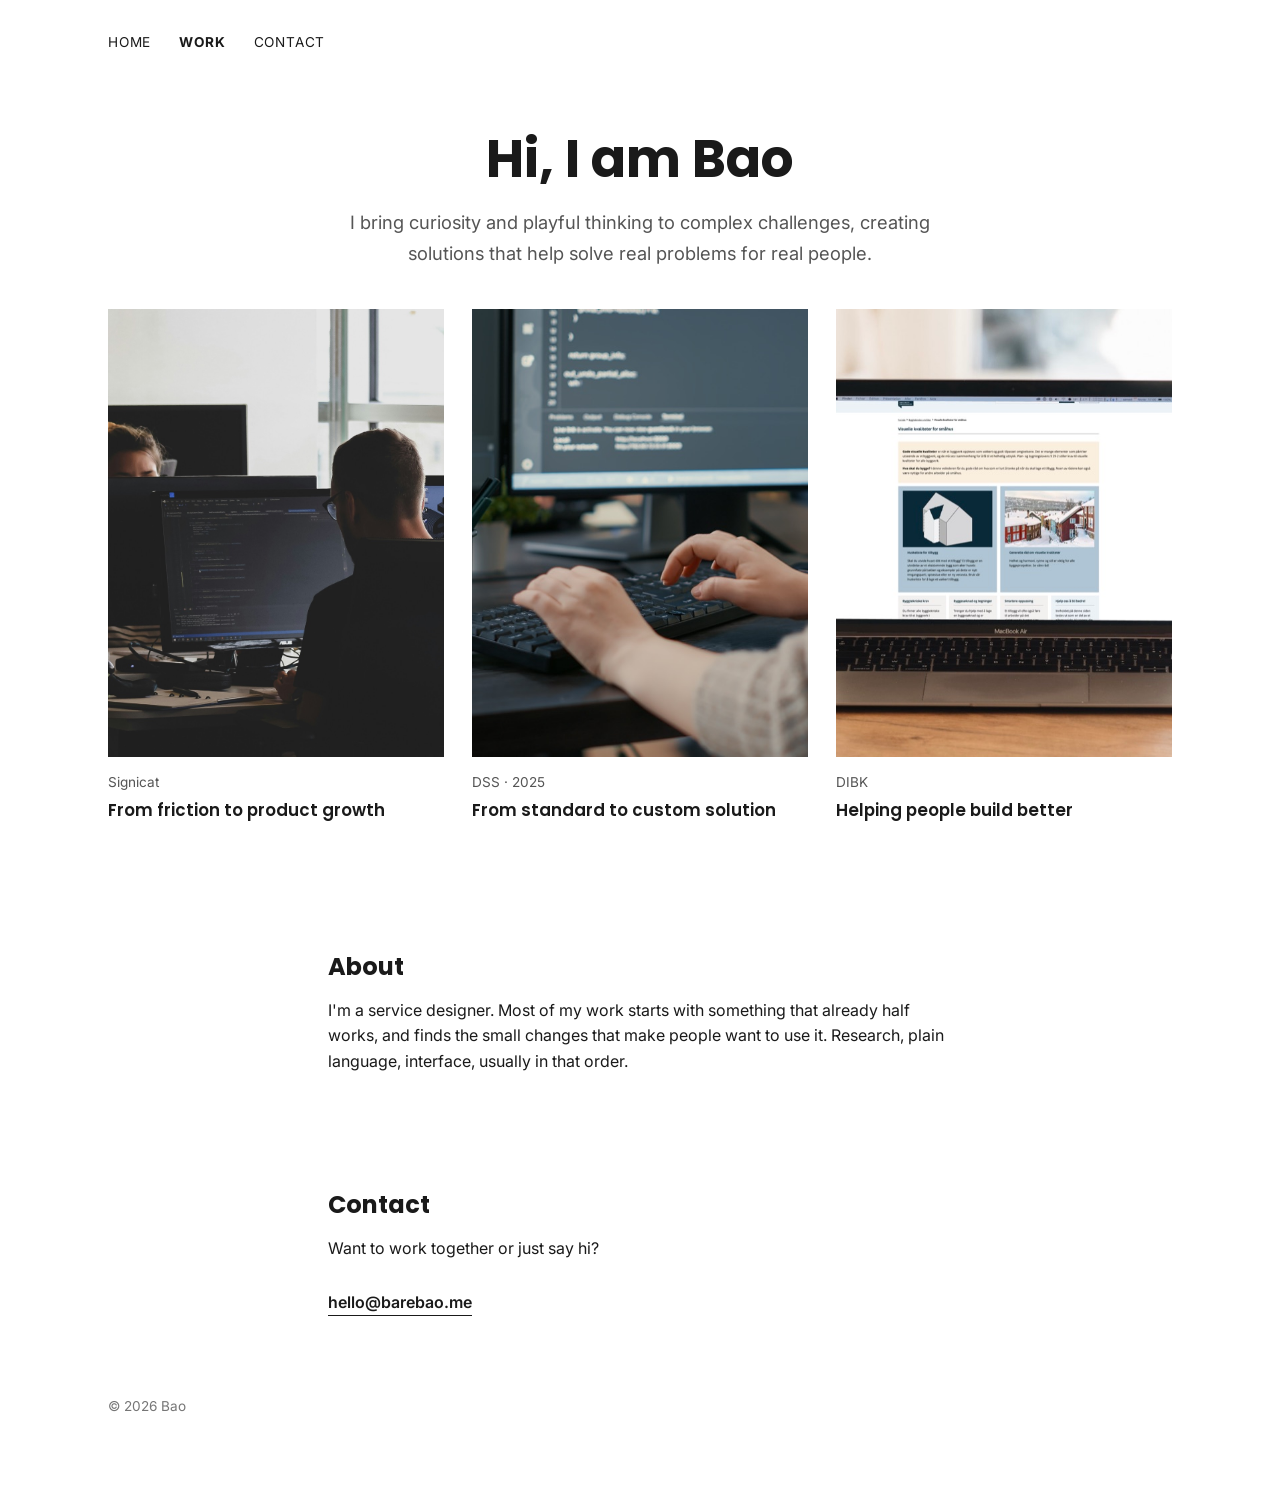
<file: index.html>
<!DOCTYPE html>
<html lang="en">
<head>
  <meta charset="UTF-8">
  <meta name="viewport" content="width=device-width, initial-scale=1.0">
  <title>Bao — Service designer</title>
  <meta name="description" content="Bao brings curiosity and playful thinking to complex challenges, creating solutions that help solve real problems for real people.">
  <link rel="stylesheet" href="style.css">
</head>
<body id="top">
  <a class="skip-link" href="#main">Skip to main content</a>

  <nav class="site-nav" aria-label="Primary">
    <a href="#top">Home</a>
    <a href="#work" class="nav-primary">Work</a>
    <a href="#contact">Contact</a>
  </nav>

  <main id="main">
    <section class="hero">
      <h1>Hi, I am Bao</h1>
      <p class="subcaption">I bring curiosity and playful thinking to complex challenges, creating solutions that help solve real problems for real people.</p>
    </section>

    <section id="work" class="work-grid" aria-label="Case studies">
      <a class="case-card" href="work/signicat/index.html" aria-label="View case study: From friction to product growth, Signicat">
        <img class="case-image" src="work/signicat/Signicat-card.jpg" alt="Developer working at a desk with code on a monitor in a bright office" width="900" height="1260">
        <div class="case-meta">
          <span class="case-client">Signicat</span>
          <span class="case-title">From friction to product growth</span>
        </div>
      </a>

      <a class="case-card" href="work/dss/index.html" aria-label="View case study: From standard to custom solution, DSS, 2025">
        <img class="case-image" src="work/dss/DSS-1200.jpg" alt="Close-up of a person typing on a keyboard with code on the monitor behind" width="1200" height="675" style="object-position:30% center;">
        <div class="case-meta">
          <span class="case-client">DSS · 2025</span>
          <span class="case-title">From standard to custom solution</span>
        </div>
      </a>

      <a class="case-card" href="work/dibk/index.html" aria-label="View case study: Helping people build better, DIBK">
        <img class="case-image" src="work/dibk/DIBK-1200.jpg" alt="Laptop on a wooden table showing the DIBK guide on visual qualities for small houses" width="1200" height="672" style="object-position:50% center;">
        <div class="case-meta">
          <span class="case-client">DIBK</span>
          <span class="case-title">Helping people build better</span>
        </div>
      </a>
    </section>

    <section class="section" aria-labelledby="about-heading">
      <h2 id="about-heading">About</h2>
      <p>I'm a service designer. Most of my work starts with something that already half works, and finds the small changes that make people want to use it. Research, plain language, interface, usually in that order.</p>
    </section>

    <section id="contact" class="section" aria-labelledby="contact-heading">
      <h2 id="contact-heading">Contact</h2>
      <p>Want to work together or just say hi?</p>
      <a class="contact-link" href="mailto:hello@barebao.me">hello@barebao.me</a>
    </section>
  </main>

  <footer class="site-footer">
    <p>© 2026 Bao</p>
  </footer>
</body>
</html>
</file>
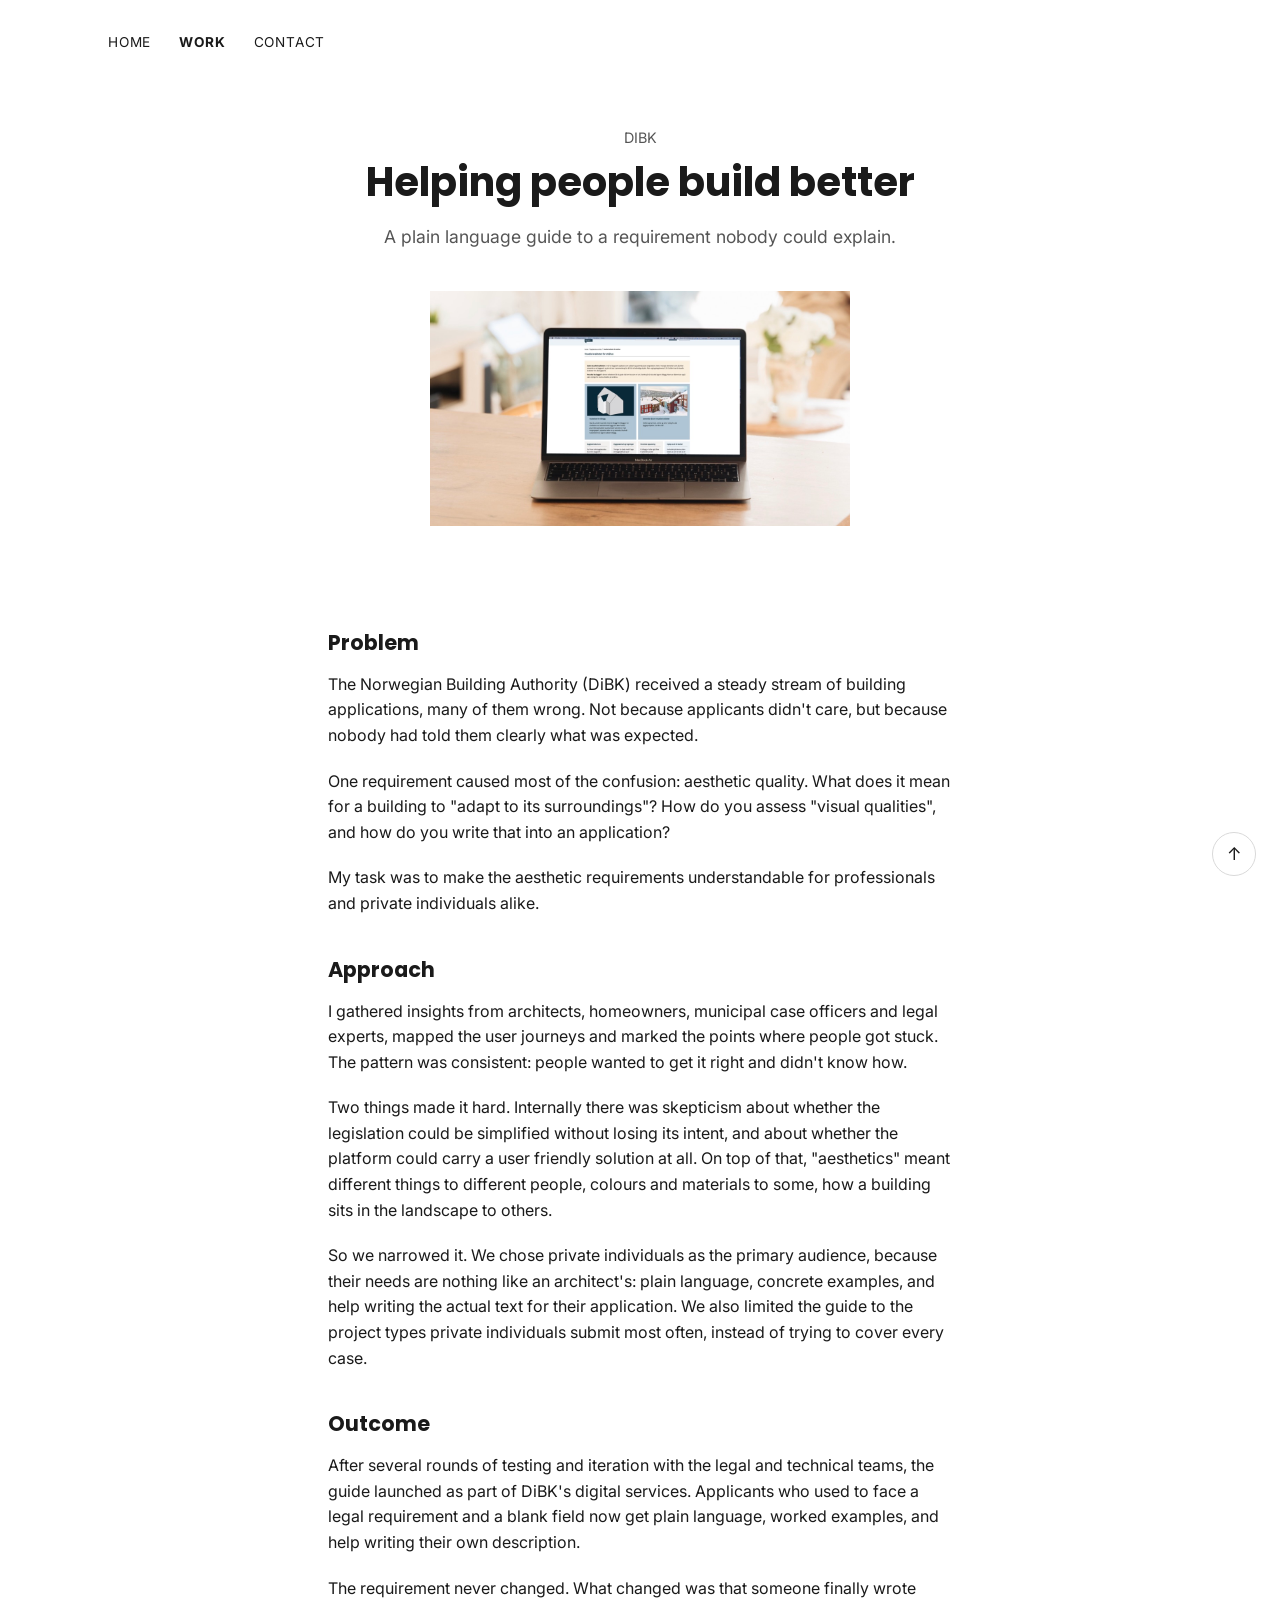
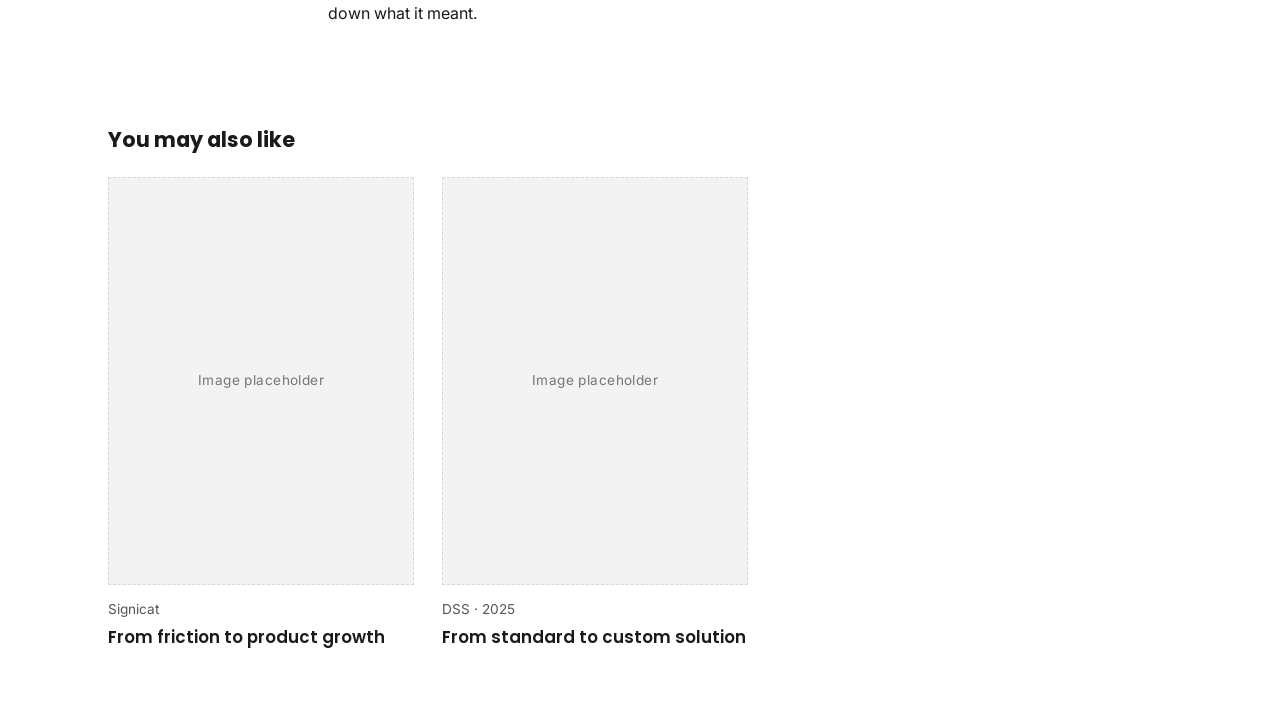
<file: work/dibk/index.html>
<!DOCTYPE html>
<html lang="en">
<head>
  <meta charset="UTF-8">
  <meta name="viewport" content="width=device-width, initial-scale=1.0">
  <title>Helping people build better — DIBK — Bao</title>
  <meta name="description" content="How a user-centered guide helped applicants understand and meet DiBK's aesthetic requirements for building applications.">
  <link rel="stylesheet" href="../../style.css">
</head>
<body id="top">
  <a class="skip-link" href="#main">Skip to main content</a>

  <nav class="site-nav" aria-label="Primary">
    <a href="../../index.html">Home</a>
    <a href="../../index.html#work" class="nav-primary">Work</a>
    <a href="../../index.html#contact">Contact</a>
  </nav>

  <main id="main">
    <header class="case-hero">
      <p class="eyebrow">DIBK</p>
      <h1>Helping people build better</h1>
      <p class="tagline">A plain language guide to a requirement nobody could explain.</p>
      <img src="DIBK-1200.jpg" alt="Laptop on a wooden table showing the DIBK guide on visual qualities for small houses" width="1200" height="672" style="display:block;width:100%;max-width:420px;height:auto;margin:2.5rem auto 0;">
    </header>

    <article class="case-body">
      <h2>Problem</h2>
      <p>The Norwegian Building Authority (DiBK) received a steady stream of building applications, many of them wrong. Not because applicants didn't care, but because nobody had told them clearly what was expected.</p>
      <p>One requirement caused most of the confusion: aesthetic quality. What does it mean for a building to "adapt to its surroundings"? How do you assess "visual qualities", and how do you write that into an application?</p>
      <p>My task was to make the aesthetic requirements understandable for professionals and private individuals alike.</p>

      <h2>Approach</h2>
      <p>I gathered insights from architects, homeowners, municipal case officers and legal experts, mapped the user journeys and marked the points where people got stuck. The pattern was consistent: people wanted to get it right and didn't know how.</p>
      <p>Two things made it hard. Internally there was skepticism about whether the legislation could be simplified without losing its intent, and about whether the platform could carry a user friendly solution at all. On top of that, "aesthetics" meant different things to different people, colours and materials to some, how a building sits in the landscape to others.</p>
      <p>So we narrowed it. We chose private individuals as the primary audience, because their needs are nothing like an architect's: plain language, concrete examples, and help writing the actual text for their application. We also limited the guide to the project types private individuals submit most often, instead of trying to cover every case.</p>

      <h2>Outcome</h2>
      <p>After several rounds of testing and iteration with the legal and technical teams, the guide launched as part of DiBK's digital services. Applicants who used to face a legal requirement and a blank field now get plain language, worked examples, and help writing their own description.</p>
      <p>The requirement never changed. What changed was that someone finally wrote down what it meant.</p>
    </article>

    <section class="also-like" aria-labelledby="also-like-heading">
      <h2 id="also-like-heading">You may also like</h2>
      <div class="also-like-grid">
        <a class="case-card" href="../signicat/index.html" aria-label="View case study: From friction to product growth, Signicat">
          <div class="case-placeholder"><span>Image placeholder</span></div>
          <div class="case-meta">
            <span class="case-client">Signicat</span>
            <span class="case-title">From friction to product growth</span>
          </div>
        </a>
        <a class="case-card" href="../dss/index.html" aria-label="View case study: From standard to custom solution, DSS, 2025">
          <div class="case-placeholder"><span>Image placeholder</span></div>
          <div class="case-meta">
            <span class="case-client">DSS · 2025</span>
            <span class="case-title">From standard to custom solution</span>
          </div>
        </a>
      </div>
    </section>
  </main>

  <a class="back-to-top" href="#top" aria-label="Back to top">↑</a>
</body>
</html>
</file>
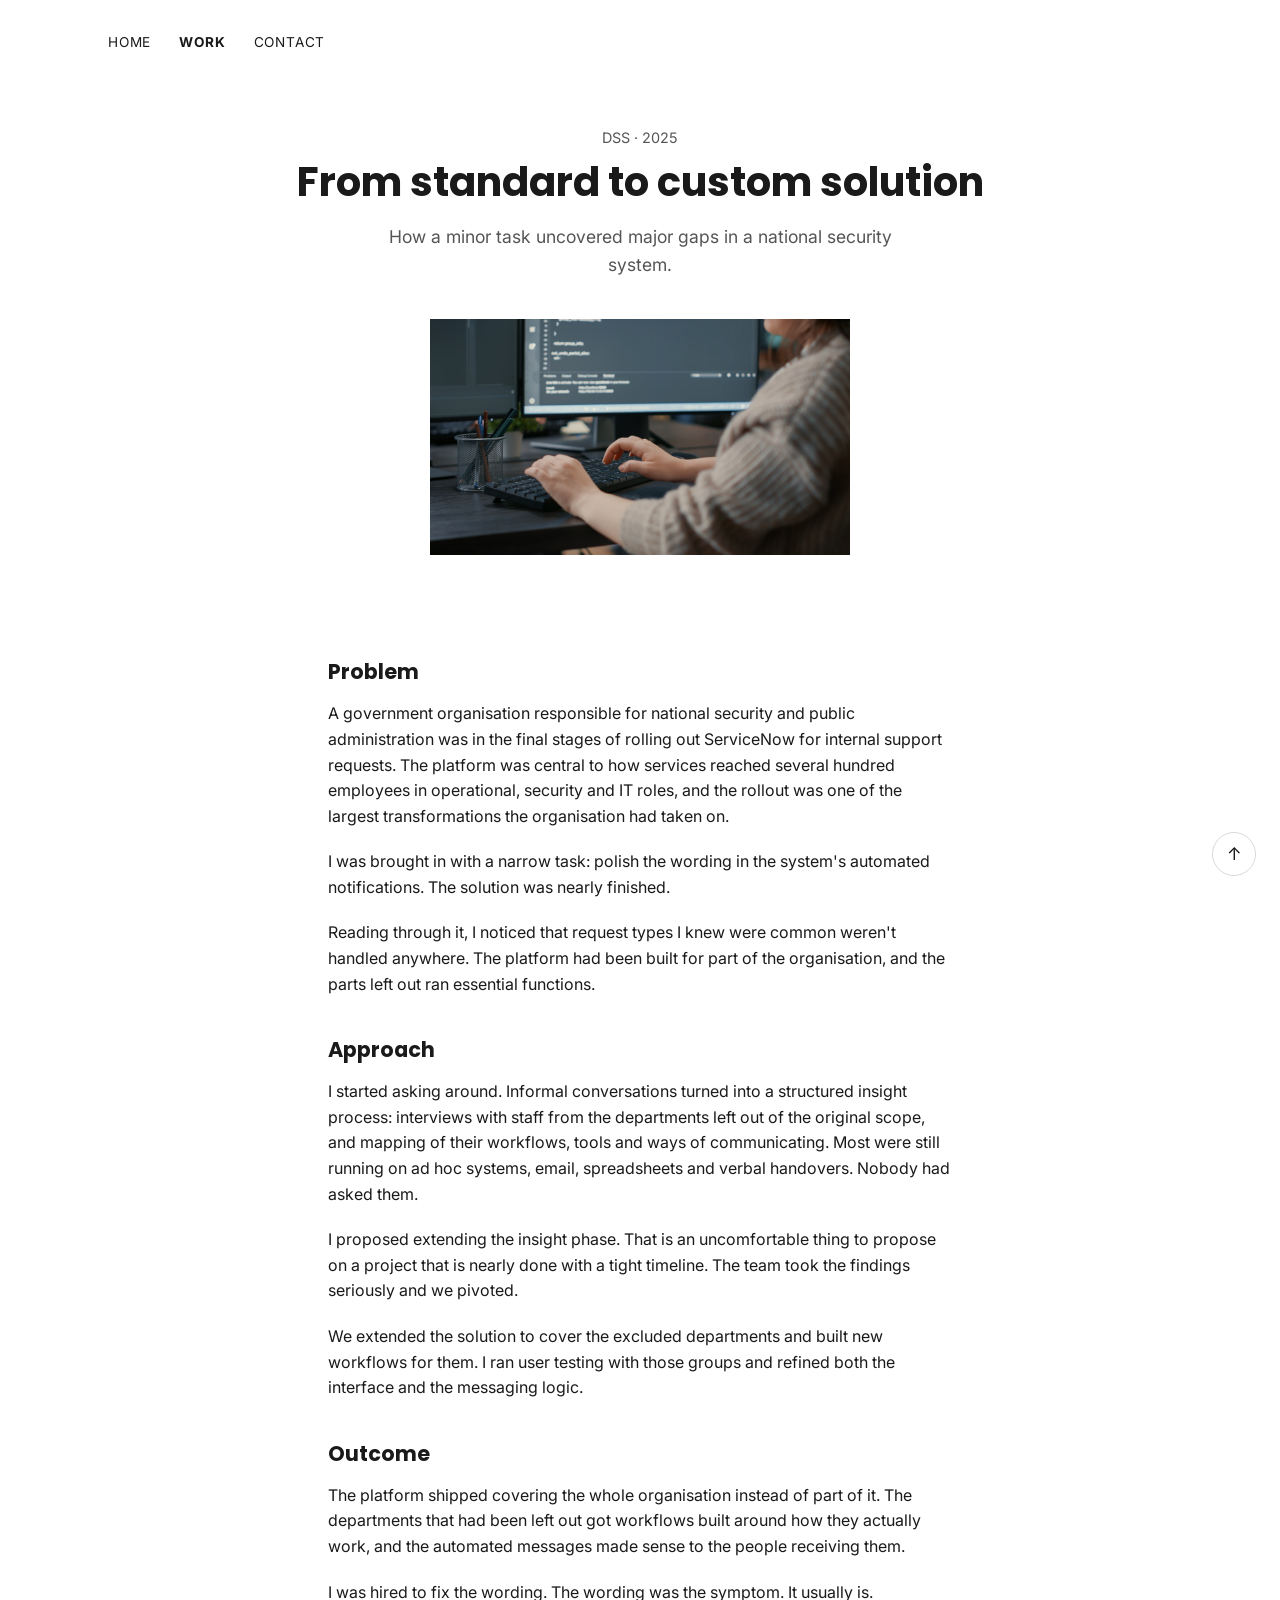
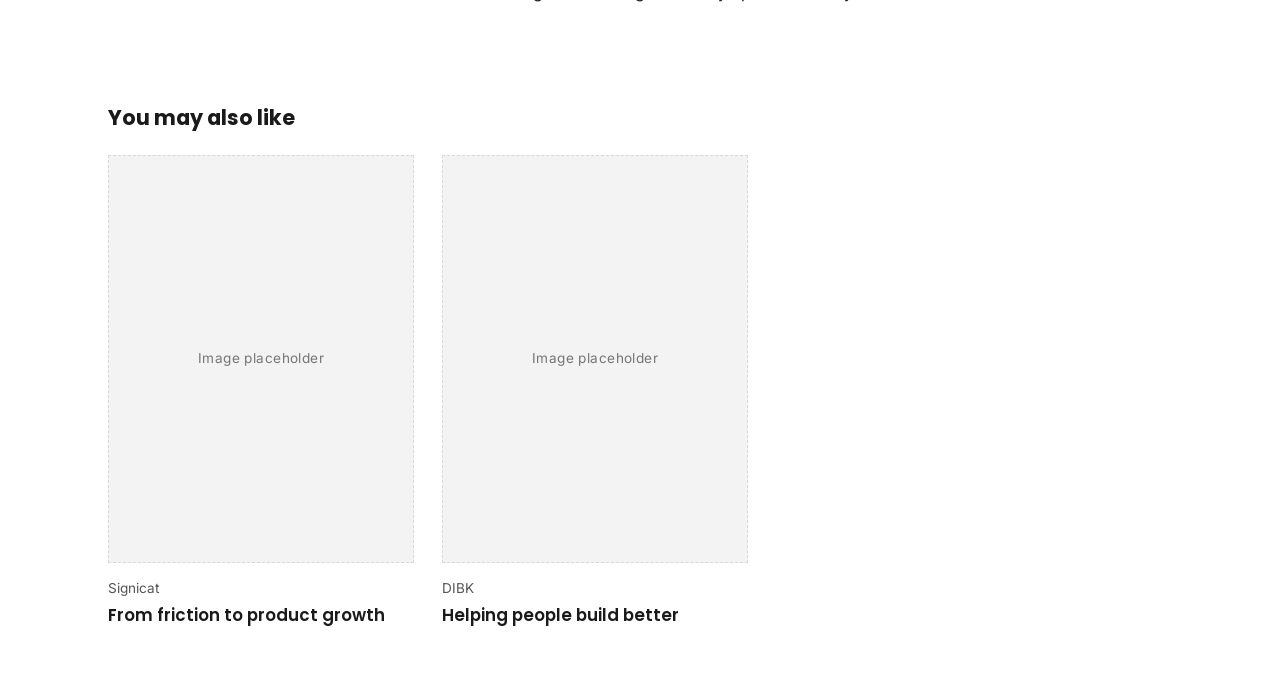
<file: work/dss/index.html>
<!DOCTYPE html>
<html lang="en">
<head>
  <meta charset="UTF-8">
  <meta name="viewport" content="width=device-width, initial-scale=1.0">
  <title>From standard to custom solution — DSS — Bao</title>
  <meta name="description" content="How a minor wording task at a national security organisation uncovered major gaps in a new support platform, and led to a more inclusive solution.">
  <link rel="stylesheet" href="../../style.css">
</head>
<body id="top">
  <a class="skip-link" href="#main">Skip to main content</a>

  <nav class="site-nav" aria-label="Primary">
    <a href="../../index.html">Home</a>
    <a href="../../index.html#work" class="nav-primary">Work</a>
    <a href="../../index.html#contact">Contact</a>
  </nav>

  <main id="main">
    <header class="case-hero">
      <p class="eyebrow">DSS · 2025</p>
      <h1>From standard to custom solution</h1>
      <p class="tagline">How a minor task uncovered major gaps in a national security system.</p>
      <img src="DSS-1200.jpg" alt="Close-up of a person typing on a keyboard with code on the monitor behind" width="1200" height="675" style="display:block;width:100%;max-width:420px;height:auto;margin:2.5rem auto 0;">
    </header>

    <article class="case-body">
      <h2>Problem</h2>
      <p>A government organisation responsible for national security and public administration was in the final stages of rolling out ServiceNow for internal support requests. The platform was central to how services reached several hundred employees in operational, security and IT roles, and the rollout was one of the largest transformations the organisation had taken on.</p>
      <p>I was brought in with a narrow task: polish the wording in the system's automated notifications. The solution was nearly finished.</p>
      <p>Reading through it, I noticed that request types I knew were common weren't handled anywhere. The platform had been built for part of the organisation, and the parts left out ran essential functions.</p>

      <h2>Approach</h2>
      <p>I started asking around. Informal conversations turned into a structured insight process: interviews with staff from the departments left out of the original scope, and mapping of their workflows, tools and ways of communicating. Most were still running on ad hoc systems, email, spreadsheets and verbal handovers. Nobody had asked them.</p>
      <p>I proposed extending the insight phase. That is an uncomfortable thing to propose on a project that is nearly done with a tight timeline. The team took the findings seriously and we pivoted.</p>
      <p>We extended the solution to cover the excluded departments and built new workflows for them. I ran user testing with those groups and refined both the interface and the messaging logic.</p>

      <h2>Outcome</h2>
      <p>The platform shipped covering the whole organisation instead of part of it. The departments that had been left out got workflows built around how they actually work, and the automated messages made sense to the people receiving them.</p>
      <p>I was hired to fix the wording. The wording was the symptom. It usually is.</p>
    </article>

    <section class="also-like" aria-labelledby="also-like-heading">
      <h2 id="also-like-heading">You may also like</h2>
      <div class="also-like-grid">
        <a class="case-card" href="../signicat/index.html" aria-label="View case study: From friction to product growth, Signicat">
          <div class="case-placeholder"><span>Image placeholder</span></div>
          <div class="case-meta">
            <span class="case-client">Signicat</span>
            <span class="case-title">From friction to product growth</span>
          </div>
        </a>
        <a class="case-card" href="../dibk/index.html" aria-label="View case study: Helping people build better, DIBK">
          <div class="case-placeholder"><span>Image placeholder</span></div>
          <div class="case-meta">
            <span class="case-client">DIBK</span>
            <span class="case-title">Helping people build better</span>
          </div>
        </a>
      </div>
    </section>
  </main>

  <a class="back-to-top" href="#top" aria-label="Back to top">↑</a>
</body>
</html>
</file>
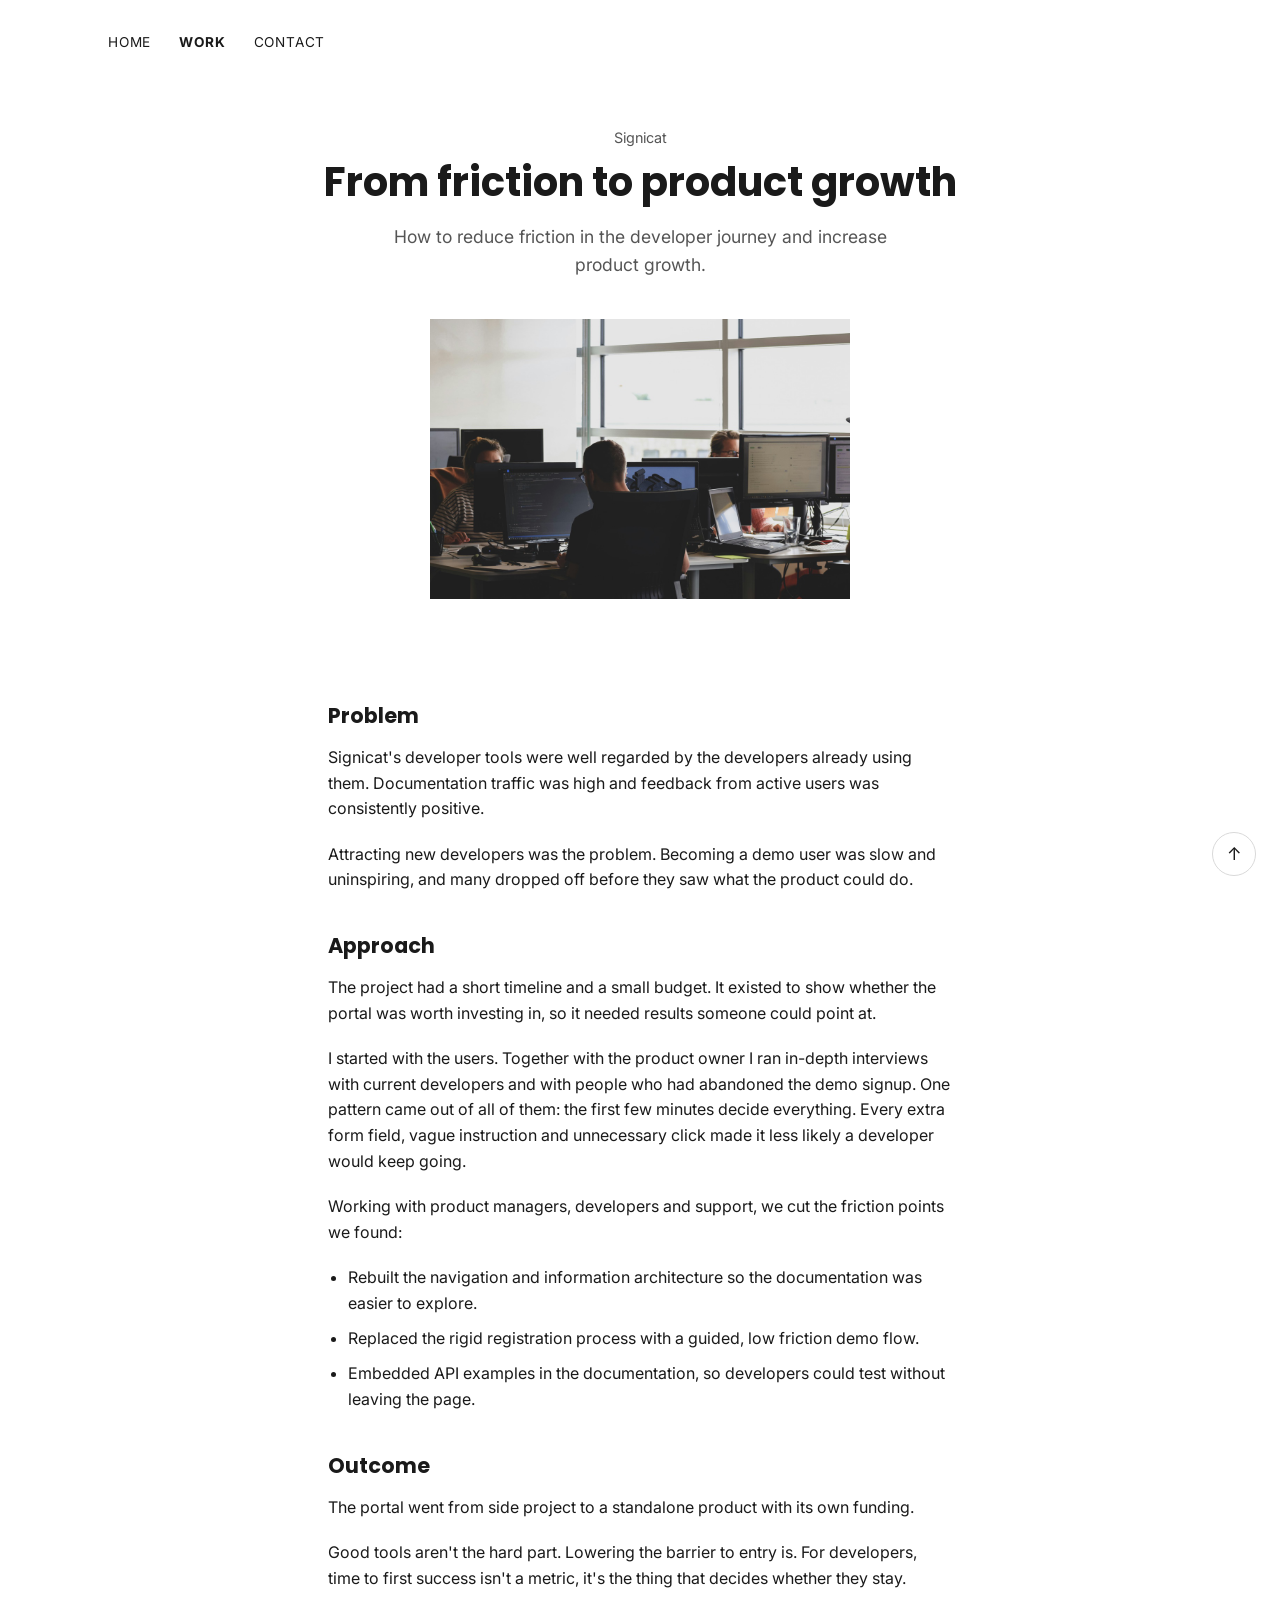
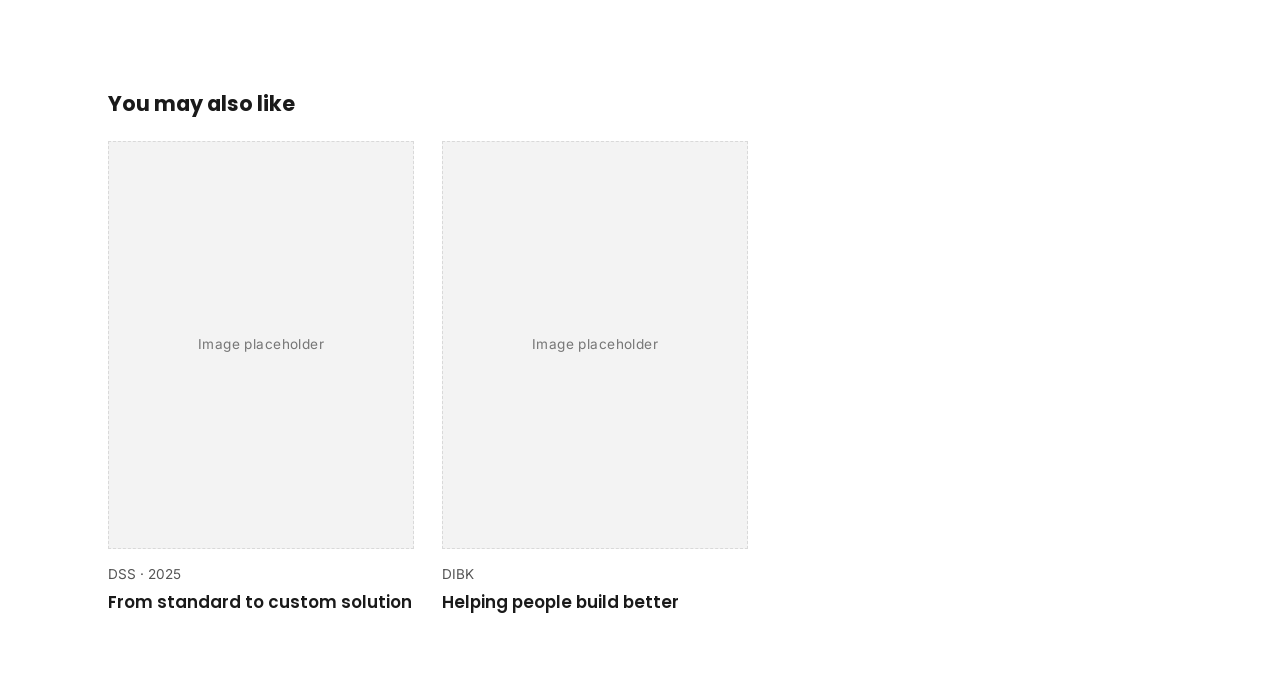
<file: work/signicat/index.html>
<!DOCTYPE html>
<html lang="en">
<head>
  <meta charset="UTF-8">
  <meta name="viewport" content="width=device-width, initial-scale=1.0">
  <title>From friction to product growth — Signicat — Bao</title>
  <meta name="description" content="How reducing friction in the developer onboarding journey turned a side project at Signicat into a funded product.">
  <link rel="stylesheet" href="../../style.css">
</head>
<body id="top">
  <a class="skip-link" href="#main">Skip to main content</a>

  <nav class="site-nav" aria-label="Primary">
    <a href="../../index.html">Home</a>
    <a href="../../index.html#work" class="nav-primary">Work</a>
    <a href="../../index.html#contact">Contact</a>
  </nav>

  <main id="main">
    <header class="case-hero">
      <p class="eyebrow">Signicat</p>
      <h1>From friction to product growth</h1>
      <p class="tagline">How to reduce friction in the developer journey and increase product growth.</p>
      <img src="Signicat-1200.jpg" alt="Developers working at desks with multiple monitors in a bright office" width="1200" height="800" style="display:block;width:100%;max-width:420px;height:auto;margin:2.5rem auto 0;">
    </header>

    <article class="case-body">
      <h2>Problem</h2>
      <p>Signicat's developer tools were well regarded by the developers already using them. Documentation traffic was high and feedback from active users was consistently positive.</p>
      <p>Attracting new developers was the problem. Becoming a demo user was slow and uninspiring, and many dropped off before they saw what the product could do.</p>

      <h2>Approach</h2>
      <p>The project had a short timeline and a small budget. It existed to show whether the portal was worth investing in, so it needed results someone could point at.</p>
      <p>I started with the users. Together with the product owner I ran in-depth interviews with current developers and with people who had abandoned the demo signup. One pattern came out of all of them: the first few minutes decide everything. Every extra form field, vague instruction and unnecessary click made it less likely a developer would keep going.</p>
      <p>Working with product managers, developers and support, we cut the friction points we found:</p>
      <ul>
        <li>Rebuilt the navigation and information architecture so the documentation was easier to explore.</li>
        <li>Replaced the rigid registration process with a guided, low friction demo flow.</li>
        <li>Embedded API examples in the documentation, so developers could test without leaving the page.</li>
      </ul>

      <h2>Outcome</h2>
      <p>The portal went from side project to a standalone product with its own funding.</p>
      <p>Good tools aren't the hard part. Lowering the barrier to entry is. For developers, time to first success isn't a metric, it's the thing that decides whether they stay.</p>
    </article>

    <section class="also-like" aria-labelledby="also-like-heading">
      <h2 id="also-like-heading">You may also like</h2>
      <div class="also-like-grid">
        <a class="case-card" href="../dss/index.html" aria-label="View case study: From standard to custom solution, DSS, 2025">
          <div class="case-placeholder"><span>Image placeholder</span></div>
          <div class="case-meta">
            <span class="case-client">DSS · 2025</span>
            <span class="case-title">From standard to custom solution</span>
          </div>
        </a>
        <a class="case-card" href="../dibk/index.html" aria-label="View case study: Helping people build better, DIBK">
          <div class="case-placeholder"><span>Image placeholder</span></div>
          <div class="case-meta">
            <span class="case-client">DIBK</span>
            <span class="case-title">Helping people build better</span>
          </div>
        </a>
      </div>
    </section>
  </main>

  <a class="back-to-top" href="#top" aria-label="Back to top">↑</a>
</body>
</html>
</file>
<file: style.css>
/* barebao.me — shared stylesheet
   Plain HTML/CSS, no build step, no framework. */

@import url('https://fonts.googleapis.com/css2?family=Poppins:wght@600;700&family=Inter:wght@400;500;600&display=swap');

:root {
  --color-bg: #ffffff;
  --color-text: #1a1a1a;
  --color-muted: #555555;
  --color-muted-light: #767676;
  --color-border: #d9d9d9;
  --color-placeholder-bg: #f3f3f3;
  --color-accent: #2f3e46;
  --font-heading: 'Poppins', system-ui, -apple-system, 'Segoe UI', sans-serif;
  --font-body: 'Inter', system-ui, -apple-system, 'Segoe UI', sans-serif;
  --max-width: 1120px;
  --content-width: 680px;
}

* {
  box-sizing: border-box;
}

html {
  scroll-behavior: smooth;
}

@media (prefers-reduced-motion: reduce) {
  html {
    scroll-behavior: auto;
  }
  * {
    animation-duration: 0.01ms !important;
    transition-duration: 0.01ms !important;
  }
}

body {
  margin: 0;
  font-family: var(--font-body);
  color: var(--color-text);
  background: var(--color-bg);
  line-height: 1.6;
  font-size: 1rem;
}

h1, h2, h3 {
  font-family: var(--font-heading);
  line-height: 1.25;
  margin: 0 0 1rem;
}

p {
  margin: 0 0 1.25rem;
}

a {
  color: inherit;
}

a:focus-visible,
button:focus-visible {
  outline: 3px solid var(--color-accent);
  outline-offset: 3px;
}

.skip-link {
  position: absolute;
  left: -999px;
  top: auto;
  background: var(--color-bg);
  color: var(--color-text);
  padding: 0.75rem 1.25rem;
  border: 1px solid var(--color-border);
  z-index: 200;
}

.skip-link:focus {
  position: fixed;
  left: 1rem;
  top: 1rem;
}

.wrapper {
  max-width: var(--max-width);
  margin: 0 auto;
  padding: 0 1.75rem;
}

/* Nav */

.site-nav {
  padding: 2rem 1.75rem;
  max-width: var(--max-width);
  margin: 0 auto;
  display: flex;
  gap: 1.75rem;
}

.site-nav a {
  text-decoration: none;
  letter-spacing: 0.06em;
  text-transform: uppercase;
  font-size: 0.85rem;
  color: var(--color-text);
}

.site-nav a.nav-primary {
  font-weight: 700;
}

.site-nav a:hover {
  color: var(--color-accent);
}

/* Hero */

.hero {
  max-width: 700px;
  margin: 0 auto;
  padding: 2.5rem 1.75rem 2.5rem;
  text-align: center;
}

.hero h1 {
  font-weight: 700;
  font-size: clamp(2.25rem, 5vw, 3.25rem);
}

.hero .subcaption {
  color: var(--color-muted);
  font-size: 1.15rem;
  line-height: 1.7;
  margin: 0 auto;
}

/* Work grid */

.work-grid {
  max-width: var(--max-width);
  margin: 0 auto;
  padding: 0 1.75rem 5rem;
  display: grid;
  grid-template-columns: repeat(3, 1fr);
  gap: 1.75rem;
}

@media (max-width: 780px) {
  .work-grid {
    grid-template-columns: 1fr;
    max-width: 480px;
  }
}

.case-card {
  display: block;
  text-decoration: none;
  color: var(--color-text);
}

.case-image {
  display: block;
  width: 100%;
  height: auto;
  aspect-ratio: 3 / 4;
  object-fit: cover;
}

/* On laptop-height screens, cap card images so the first row of cards fits without scrolling */
@media (min-width: 781px) {
  .case-placeholder,
  .case-image {
    width: 100%;
    max-height: clamp(240px, calc(100vh - 420px), 480px);
    max-height: clamp(240px, calc(100svh - 420px), 480px);
  }
}

.case-placeholder {
  aspect-ratio: 3 / 4;
  background: var(--color-placeholder-bg);
  border: 1px dashed var(--color-border);
  display: flex;
  align-items: center;
  justify-content: center;
  padding: 1.5rem;
  text-align: center;
}

.case-placeholder span {
  color: var(--color-muted-light);
  font-size: 0.85rem;
  letter-spacing: 0.03em;
}

.case-card:hover .case-placeholder,
.case-card:focus-visible .case-placeholder {
  border-color: var(--color-accent);
}

.case-meta {
  margin-top: 0.9rem;
}

.case-client {
  display: block;
  color: var(--color-muted);
  font-size: 0.85rem;
  margin-bottom: 0.2rem;
}

.case-title {
  font-family: var(--font-heading);
  font-weight: 600;
  font-size: 1.05rem;
}

.case-card:hover .case-title,
.case-card:focus-visible .case-title {
  text-decoration: underline;
  text-decoration-color: var(--color-accent);
}

/* About / Contact */

.section {
  max-width: var(--content-width);
  margin: 0 auto;
  padding: 3rem 1.75rem;
}

.section h2 {
  font-size: 1.5rem;
}

.section p {
  color: var(--color-text);
}

.contact-link {
  display: inline-block;
  margin-top: 0.5rem;
  font-weight: 600;
  border-bottom: 1px solid var(--color-text);
  text-decoration: none;
}

.contact-link:hover {
  color: var(--color-accent);
  border-color: var(--color-accent);
}

footer.site-footer {
  max-width: var(--max-width);
  margin: 0 auto;
  padding: 2rem 1.75rem 3rem;
  color: var(--color-muted-light);
  font-size: 0.85rem;
}

/* Case study pages */

.case-hero {
  max-width: 760px;
  margin: 0 auto;
  padding: 2.5rem 1.75rem 3rem;
  text-align: center;
}

.case-hero .eyebrow {
  color: var(--color-muted);
  font-size: 0.9rem;
  margin-bottom: 0.5rem;
}

.case-hero h1 {
  font-size: clamp(1.75rem, 4vw, 2.5rem);
}

.case-hero .tagline {
  color: var(--color-muted);
  font-size: 1.1rem;
  max-width: 540px;
  margin: 0 auto;
}

.case-hero-placeholder {
  max-width: 420px;
  margin: 2.5rem auto 0;
  aspect-ratio: 4 / 3;
  background: var(--color-placeholder-bg);
  border: 1px dashed var(--color-border);
  display: flex;
  align-items: center;
  justify-content: center;
}

.case-hero-placeholder span {
  color: var(--color-muted-light);
  font-size: 0.85rem;
}

.case-body {
  max-width: var(--content-width);
  margin: 0 auto;
  padding: 1rem 1.75rem 4rem;
}

.case-body h2 {
  font-size: 1.3rem;
  margin-top: 2.5rem;
}

.case-body ul {
  padding-left: 1.25rem;
  margin: 0 0 1.25rem;
}

.case-body li {
  margin-bottom: 0.6rem;
}

.also-like {
  max-width: var(--max-width);
  margin: 0 auto;
  padding: 1rem 1.75rem 4rem;
}

.also-like h2 {
  font-size: 1.3rem;
  margin-bottom: 1.5rem;
}

.also-like-grid {
  display: grid;
  grid-template-columns: repeat(2, 1fr);
  gap: 1.75rem;
  max-width: 640px;
}

@media (max-width: 600px) {
  .also-like-grid {
    grid-template-columns: 1fr;
  }
}

.back-to-top {
  position: fixed;
  right: 1.5rem;
  bottom: 1.5rem;
  width: 2.75rem;
  height: 2.75rem;
  border-radius: 50%;
  background: var(--color-bg);
  border: 1px solid var(--color-border);
  display: flex;
  align-items: center;
  justify-content: center;
  text-decoration: none;
  color: var(--color-text);
  font-size: 1.1rem;
}

.back-to-top:hover {
  border-color: var(--color-accent);
  color: var(--color-accent);
}
</file>
